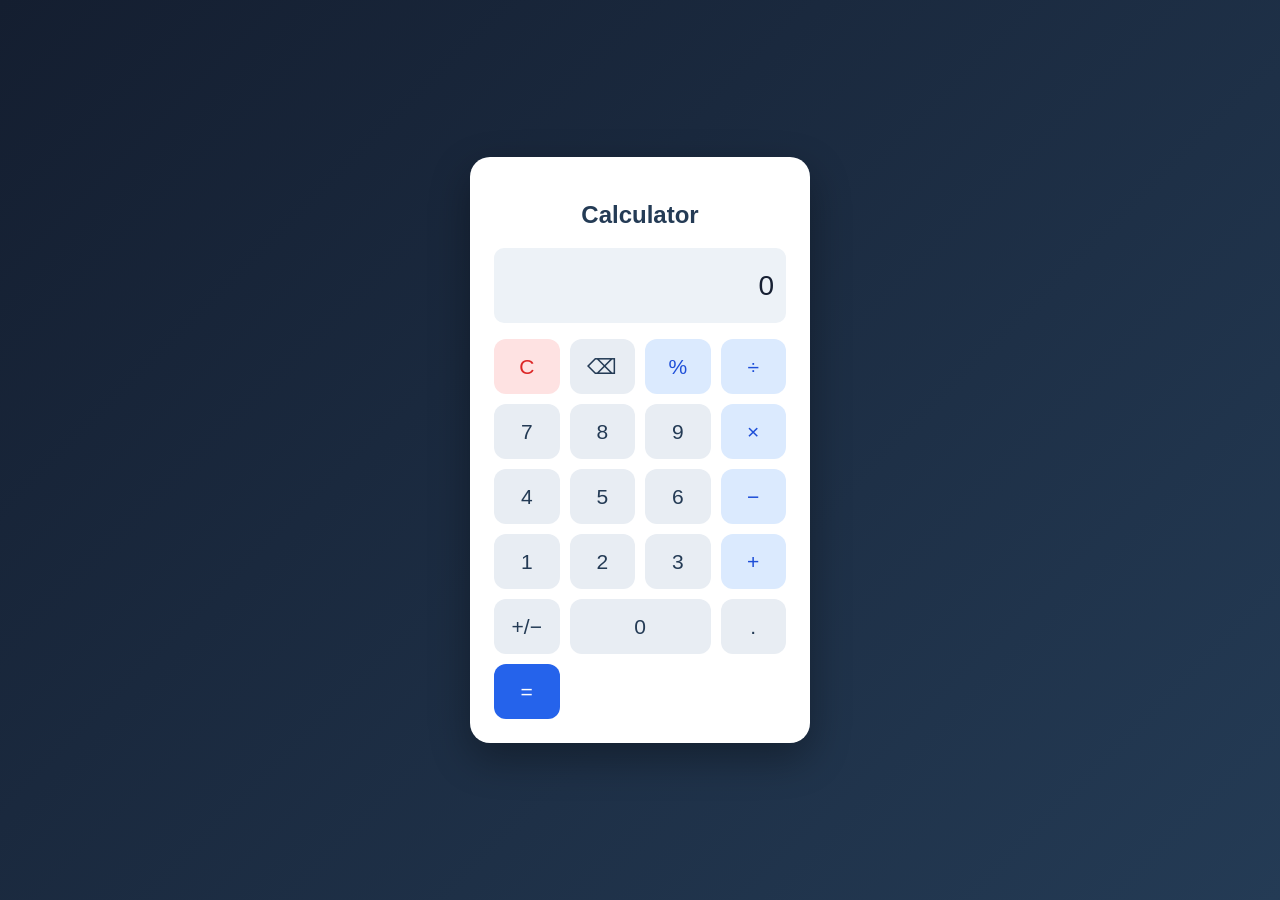
<file: index.html>
<!DOCTYPE html>
<html lang="en">
<head>
<meta charset="UTF-8">
<meta name="viewport" content="width=device-width, initial-scale=1.0">
<title>Web Calculator</title>
<style>
*{box-sizing:border-box}
body{margin:0;min-height:100vh;display:flex;justify-content:center;align-items:center;background:linear-gradient(135deg,#141e30,#243b55);font-family:Arial,sans-serif}
.calculator{width:340px;padding:24px;background:white;border-radius:20px;box-shadow:0 15px 40px #0005}
h2{text-align:center;color:#243b55}
#display{width:100%;height:75px;margin-bottom:16px;padding:12px;border:none;border-radius:10px;background:#edf2f7;text-align:right;font-size:28px;color:#172033}
.buttons{display:grid;grid-template-columns:repeat(4,1fr);gap:10px}
button{height:55px;border:none;border-radius:12px;background:#e8edf3;color:#243b55;font-size:21px;cursor:pointer;transition:.15s}
button:hover{filter:brightness(.92);transform:translateY(-2px)}
.operator{background:#dbeafe;color:#1d4ed8}
.clear{background:#fee2e2;color:#dc2626}
.equals{background:#2563eb;color:white}
.zero{grid-column:span 2}
</style>
</head>
<body>
<div class="calculator">
<h2>Calculator</h2>
<input id="display" value="0" readonly>
<div class="buttons">
<button class="clear" onclick="clearAll()">C</button>
<button onclick="backspace()">⌫</button>
<button class="operator" onclick="percent()">%</button>
<button class="operator" onclick="chooseOperator('/')">÷</button>
<button onclick="appendNumber('7')">7</button>
<button onclick="appendNumber('8')">8</button>
<button onclick="appendNumber('9')">9</button>
<button class="operator" onclick="chooseOperator('*')">×</button>
<button onclick="appendNumber('4')">4</button>
<button onclick="appendNumber('5')">5</button>
<button onclick="appendNumber('6')">6</button>
<button class="operator" onclick="chooseOperator('-')">−</button>
<button onclick="appendNumber('1')">1</button>
<button onclick="appendNumber('2')">2</button>
<button onclick="appendNumber('3')">3</button>
<button class="operator" onclick="chooseOperator('+')">+</button>
<button onclick="toggleSign()">+/−</button>
<button class="zero" onclick="appendNumber('0')">0</button>
<button onclick="appendNumber('.')">.</button>
<button class="equals" onclick="calculate()">=</button>
</div>
</div>

<script>
const display = document.getElementById("display");

let current = "0";
let first = null;
let op = null;
let expression = "";
let startNew = true;
let resultShown = false;
let lastOp = null;
let lastNumber = null;

function show(text) {
    display.value = text;
}

function format(n) {
    if (!Number.isFinite(n)) return "Error";
    return String(Number(n.toPrecision(12)));
}

function apply(a, b, operator) {
    switch (operator) {
        case "+": return a + b;
        case "-": return a - b;
        case "*": return a * b;
        case "/": return b === 0 ? NaN : a / b;
        case "%": return b === 0 ? NaN : a % b;
    }
}

function appendNumber(n) {
    if (current === "Error") clearAll();

    if (resultShown && op === null) {
        current = n === "." ? "0." : n;
        expression = current;
        resultShown = false;
        startNew = false;
        lastOp = null;
        lastNumber = null;
        show(expression);
        return;
    }

    if (startNew) {
        current = n === "." ? "0." : n;
        startNew = false;
    } else {
        if (n === "." && current.includes(".")) return;
        if (current === "0" && n !== ".") current = n;
        else current += n;
    }

    expression = op !== null
        ? format(first) + " " + opSymbol(op) + " " + current
        : current;

    show(expression);
}

function opSymbol(operator) {
    if (operator === "*") return "×";
    if (operator === "/") return "÷";
    return operator;
}

function chooseOperator(nextOp) {
    if (current === "Error") return;

    if (op !== null && !startNew) {
        current = format(apply(first, Number(current), op));
        if (current === "Error") {
            show(current);
            clearAll(false);
            return;
        }
    } else if (resultShown) {
        current = String(Number(current));
    }

    first = Number(current);
    op = nextOp;
    startNew = true;
    resultShown = false;
    expression = format(first) + " " + opSymbol(op);
    show(expression);
}

function calculate() {
    if (current === "Error") return;

    if (op !== null && !startNew) {
        const second = Number(current);
        const usedOp = op;
        const left = first;

        expression = format(left) + " " + opSymbol(usedOp) + " " +
                     format(second) + " =";

        current = format(apply(left, second, usedOp));
        lastOp = usedOp;
        lastNumber = second;
        first = null;
        op = null;
        startNew = true;
        resultShown = true;
        show(current);
    } else if (resultShown && lastOp !== null) {
        current = format(apply(Number(current), lastNumber, lastOp));
        show(current);
    }
}

function clearAll(updateDisplay = true) {
    current = "0";
    first = null;
    op = null;
    expression = "";
    startNew = true;
    resultShown = false;
    lastOp = null;
    lastNumber = null;
    if (updateDisplay) show("0");
}

function backspace() {
    if (startNew || resultShown || current === "Error") {
        clearAll();
        return;
    }

    current = current.length > 1 ? current.slice(0, -1) : "0";
    expression = op !== null
        ? format(first) + " " + opSymbol(op) + " " + current
        : current;
    show(expression);
}

function toggleSign() {
    if (startNew || current === "Error") return;
    current = format(-Number(current));
    expression = op !== null
        ? format(first) + " " + opSymbol(op) + " " + current
        : current;
    show(expression);
}

function percent() {
    if (current === "Error" || startNew) return;
    current = format(Number(current) / 100);
    expression = op !== null
        ? format(first) + " " + opSymbol(op) + " " + current
        : current;
    show(expression);
}

document.addEventListener("keydown", function(e) {
    if (/^[0-9.]$/.test(e.key)) appendNumber(e.key);
    else if (["+", "-", "*", "/"].includes(e.key)) chooseOperator(e.key);
    else if (e.key === "Enter" || e.key === "=") {
        e.preventDefault();
        calculate();
    }
    else if (e.key === "Escape" || e.key === "Delete") clearAll();
    else if (e.key === "Backspace") backspace();
});
</script>
</body>
</html>
</file>
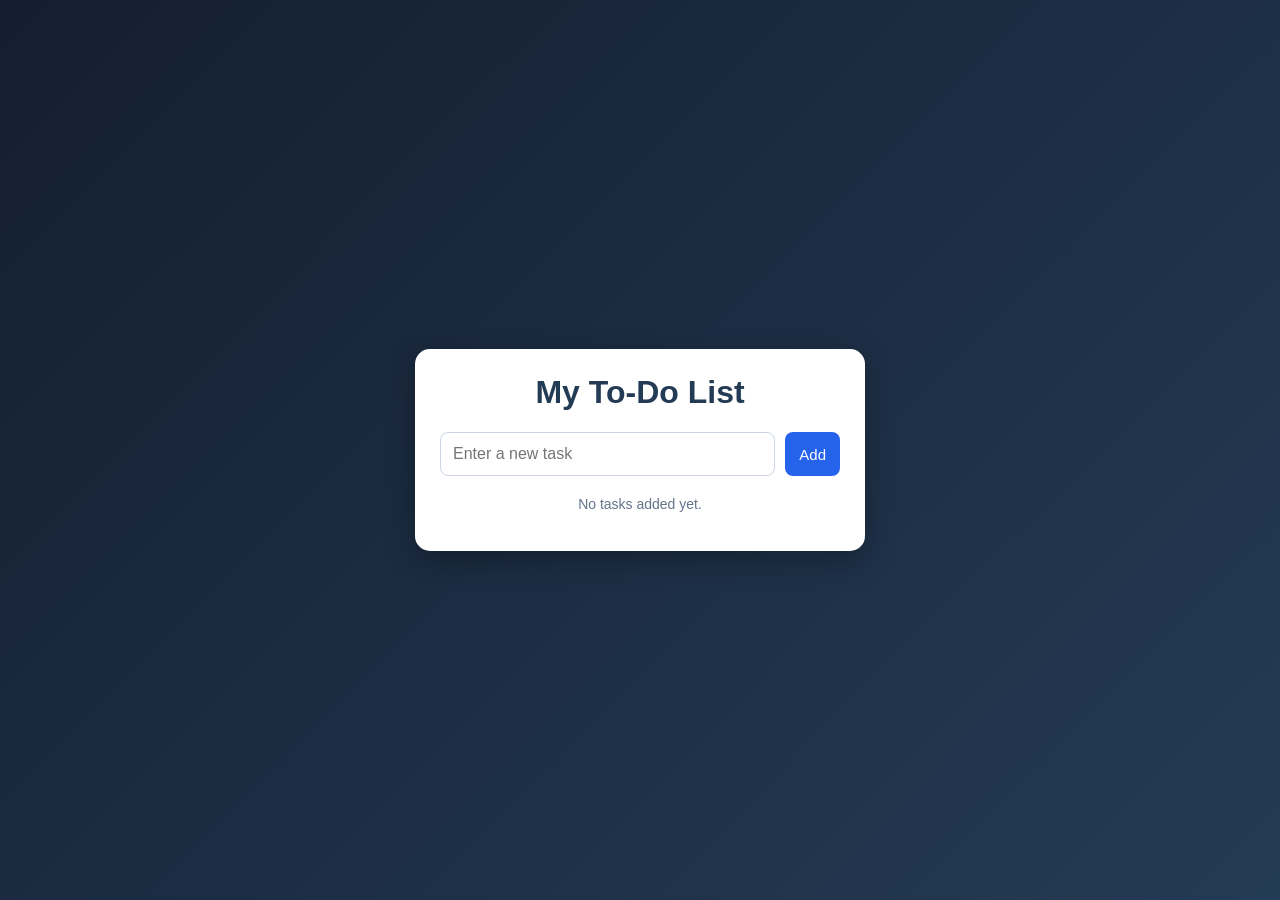
<file: todo.html>
<!DOCTYPE html>
<html lang="en">
<head>
<meta charset="UTF-8">
<meta name="viewport" content="width=device-width, initial-scale=1.0">
<title>To-Do List Application</title>

<style>
* {
    box-sizing: border-box;
}

body {
    margin: 0;
    min-height: 100vh;
    display: flex;
    justify-content: center;
    align-items: center;
    background: linear-gradient(135deg, #141e30, #243b55);
    font-family: Arial, sans-serif;
}

.container {
    width: 450px;
    max-width: 95%;
    padding: 25px;
    background: white;
    border-radius: 15px;
    box-shadow: 0 10px 30px #0004;
}

h1 {
    text-align: center;
    color: #243b55;
    margin-top: 0;
}

.input-area {
    display: flex;
    gap: 10px;
    margin-bottom: 20px;
}

input {
    flex: 1;
    min-width: 0;
    padding: 12px;
    font-size: 16px;
    border: 1px solid #cbd5e1;
    border-radius: 8px;
    outline: none;
}

input:focus {
    border-color: #2563eb;
}

button {
    padding: 10px 14px;
    border: none;
    border-radius: 8px;
    font-size: 15px;
    cursor: pointer;
    transition: 0.2s;
}

.add-btn {
    background: #2563eb;
    color: white;
}

.delete-btn {
    background: #fee2e2;
    color: #dc2626;
}

button:hover {
    filter: brightness(0.9);
    transform: translateY(-2px);
}

ul {
    list-style: none;
    padding: 0;
    margin: 0;
}

li {
    display: flex;
    align-items: center;
    gap: 10px;
    padding: 12px;
    margin-bottom: 10px;
    background: #f1f5f9;
    border-radius: 8px;
}

.task-text {
    flex: 1;
    min-width: 0;
    overflow-wrap: anywhere;
    color: #243b55;
}

.completed .task-text {
    text-decoration: line-through;
    color: #16a34a;
}

.task-checkbox {
    width: 18px;
    height: 18px;
    flex-shrink: 0;
    cursor: pointer;
}

.delete-btn {
    flex-shrink: 0;
}

#message {
    text-align: center;
    color: #64748b;
    margin-top: 15px;
    font-size: 14px;
}
</style>
</head>

<body>

<div class="container">
    <h1>My To-Do List</h1>

    <div class="input-area">
        <input type="text" id="taskInput"
               placeholder="Enter a new task">
        <button class="add-btn" onclick="addTask()">Add</button>
    </div>

    <ul id="taskList"></ul>

    <p id="message">No tasks added yet.</p>
</div>

<script>
const taskInput = document.getElementById("taskInput");
const taskList = document.getElementById("taskList");
const message = document.getElementById("message");

function updateMessage() {
    message.textContent = taskList.children.length === 0
        ? "No tasks added yet."
        : taskList.querySelectorAll(".completed").length +
          " of " + taskList.children.length + " tasks completed.";
}

function addTask() {
    const task = taskInput.value.trim();

    if (task === "") {
        taskInput.focus();
        return;
    }

    const li = document.createElement("li");

    const checkbox = document.createElement("input");
    checkbox.type = "checkbox";
    checkbox.className = "task-checkbox";
    checkbox.onchange = function() {
        updateTask(this);
    };

    const span = document.createElement("span");
    span.className = "task-text";
    span.textContent = task;

    const deleteButton = document.createElement("button");
    deleteButton.textContent = "Delete";
    deleteButton.className = "delete-btn";
    deleteButton.onclick = function() {
        deleteTask(this);
    };

    li.appendChild(checkbox);
    li.appendChild(span);
    li.appendChild(deleteButton);

    taskList.appendChild(li);

    taskInput.value = "";
    taskInput.focus();

    updateMessage();
}

function updateTask(checkbox) {
    const li = checkbox.parentElement;

    if (checkbox.checked) {
        li.classList.add("completed");
    } else {
        li.classList.remove("completed");
    }

    updateMessage();
}

function deleteTask(button) {
    button.parentElement.remove();
    updateMessage();
}

taskInput.addEventListener("keydown", function(event) {
    if (event.key === "Enter") {
        addTask();
    }
});
</script>

</body>
</html>
</file>
